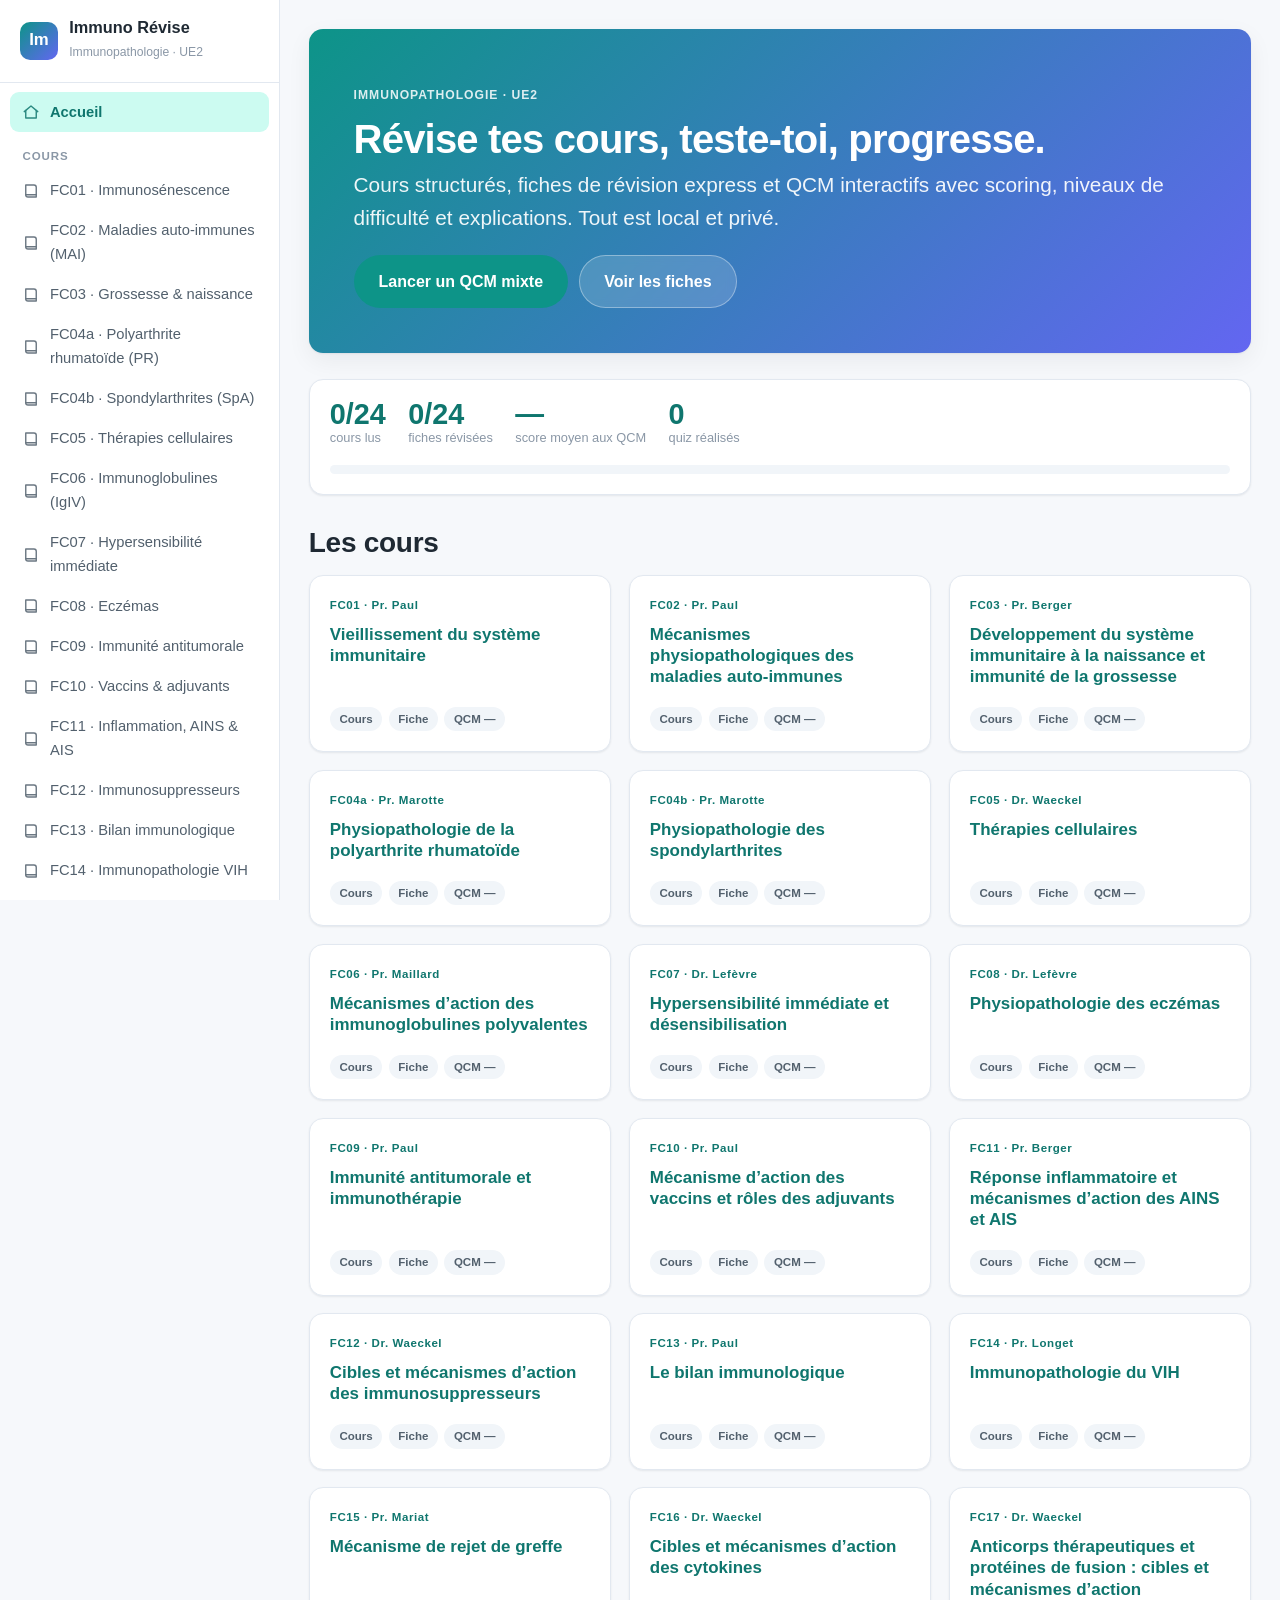
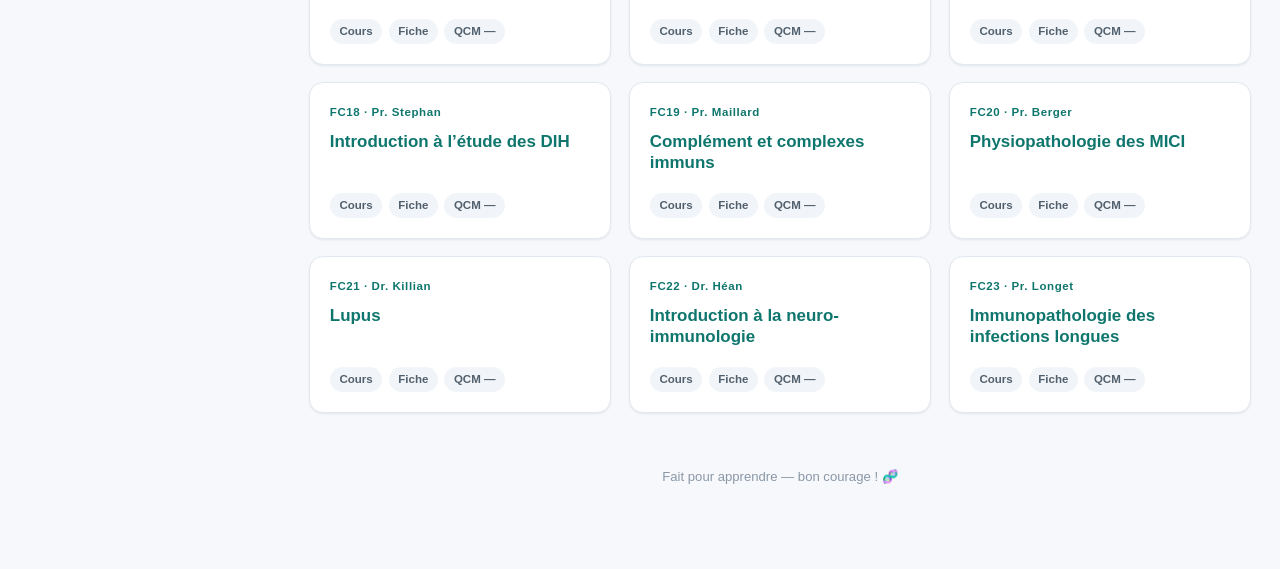
<file: docs/index.html>
<!DOCTYPE html>
<html lang="fr">
<head>
  <meta charset="utf-8">
  <meta name="viewport" content="width=device-width, initial-scale=1">
  <title>Immuno Révise — Accueil</title>
  <meta name="description" content="Site personnel de révision d'immunopathologie : cours, fiches et QCM interactifs.">
  <link rel="stylesheet" href="./assets/css/tokens.css">
  <link rel="stylesheet" href="./assets/css/app.css">
  <script>(function(){try{var p=JSON.parse(localStorage.getItem('immuno.v1.prefs')||'{}');if(p.theme==='dark')document.documentElement.setAttribute('data-theme','dark');else if(p.theme==='light')document.documentElement.setAttribute('data-theme','light');}catch(e){}})();</script>
</head>
<body>
  <div class="scrim"></div>
  <div class="layout">
    <aside class="sidebar" id="sidebar"></aside>
    <div class="content">
      <header class="topbar" id="topbar"></header>
      <main class="container" id="main">
        <section class="hero">
          <p class="eyebrow" style="color:rgba(255,255,255,.85)">Immunopathologie · UE2</p>
          <h1>Révise tes cours, teste-toi, progresse.</h1>
          <p class="lead">Cours structurés, fiches de révision express et QCM interactifs avec scoring,
            niveaux de difficulté et explications. Tout est local et privé.</p>
          <div class="btn-row" style="margin-top:1.2rem">
            <a class="btn btn-primary btn-lg" href="./quiz.html?set=cours&mode=mixte&auto=1">Lancer un QCM mixte</a>
            <a class="btn btn-ghost btn-lg" href="./fiches.html">Voir les fiches</a>
          </div>
        </section>

        <section class="card" id="overview" style="margin-bottom:1.6rem">
          <div class="stat" id="stats"><div class="spinner"></div></div>
          <div class="bar" style="margin-top:1rem"><span id="global-bar" style="width:0%"></span></div>
        </section>

        <h2 style="margin-top:.4rem">Les cours</h2>
        <div class="grid cols" id="lesson-grid"><div class="spinner"></div></div>

        <p class="footer">Fait pour apprendre — bon courage&nbsp;! 🧬</p>
      </main>
    </div>
  </div>
  <script type="module" src="./assets/js/home.js"></script>
</body>
</html>
</file>
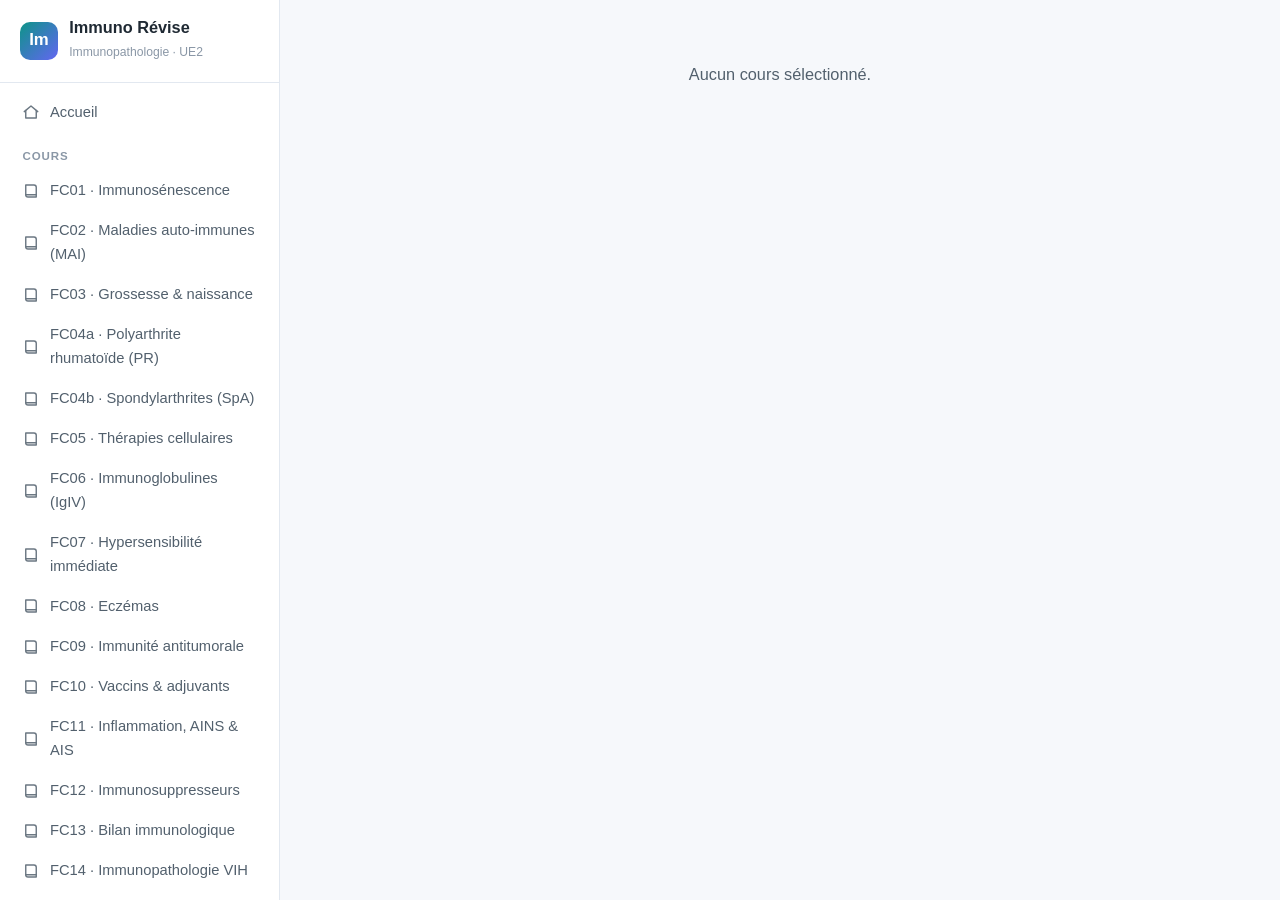
<file: docs/cours.html>
<!DOCTYPE html>
<html lang="fr">
<head>
  <meta charset="utf-8">
  <meta name="viewport" content="width=device-width, initial-scale=1">
  <title>Cours — Immuno Révise</title>
  <link rel="stylesheet" href="./assets/css/tokens.css">
  <link rel="stylesheet" href="./assets/css/app.css">
  <script>(function(){try{var p=JSON.parse(localStorage.getItem('immuno.v1.prefs')||'{}');if(p.theme==='dark')document.documentElement.setAttribute('data-theme','dark');else if(p.theme==='light')document.documentElement.setAttribute('data-theme','light');}catch(e){}})();</script>
</head>
<body>
  <div class="scrim"></div>
  <div class="layout">
    <aside class="sidebar" id="sidebar"></aside>
    <div class="content">
      <header class="topbar" id="topbar"></header>
      <main class="container" id="main"><div class="spinner"></div></main>
    </div>
  </div>
  <script type="module" src="./assets/js/cours.js"></script>
</body>
</html>
</file>
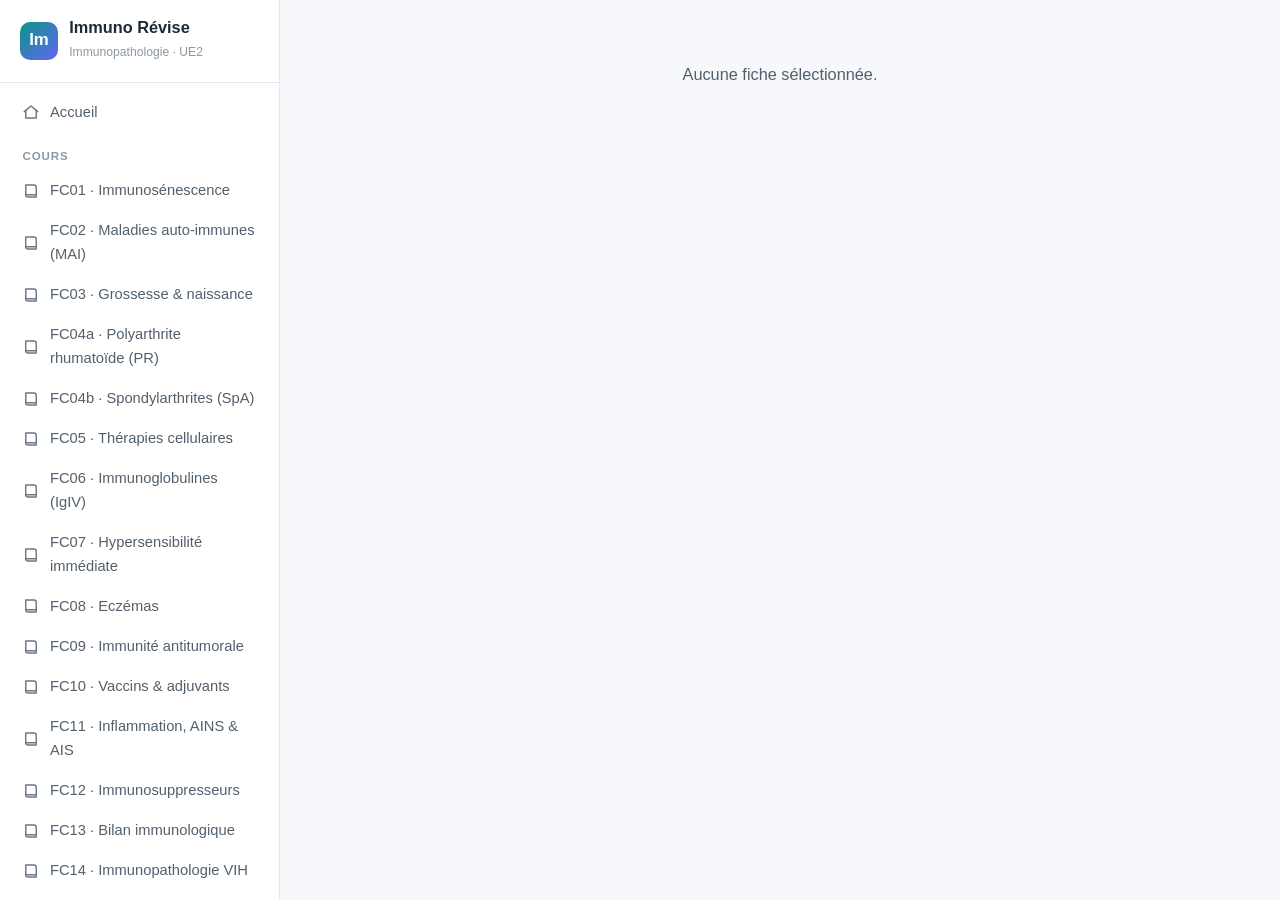
<file: docs/fiche.html>
<!DOCTYPE html>
<html lang="fr">
<head>
  <meta charset="utf-8">
  <meta name="viewport" content="width=device-width, initial-scale=1">
  <title>Fiche de révision — Immuno Révise</title>
  <link rel="stylesheet" href="./assets/css/tokens.css">
  <link rel="stylesheet" href="./assets/css/app.css">
  <script>(function(){try{var p=JSON.parse(localStorage.getItem('immuno.v1.prefs')||'{}');if(p.theme==='dark')document.documentElement.setAttribute('data-theme','dark');else if(p.theme==='light')document.documentElement.setAttribute('data-theme','light');}catch(e){}})();</script>
</head>
<body>
  <div class="scrim"></div>
  <div class="layout">
    <aside class="sidebar" id="sidebar"></aside>
    <div class="content">
      <header class="topbar" id="topbar"></header>
      <main class="container" id="main"><div class="spinner"></div></main>
    </div>
  </div>
  <script type="module" src="./assets/js/fiche.js"></script>
</body>
</html>
</file>
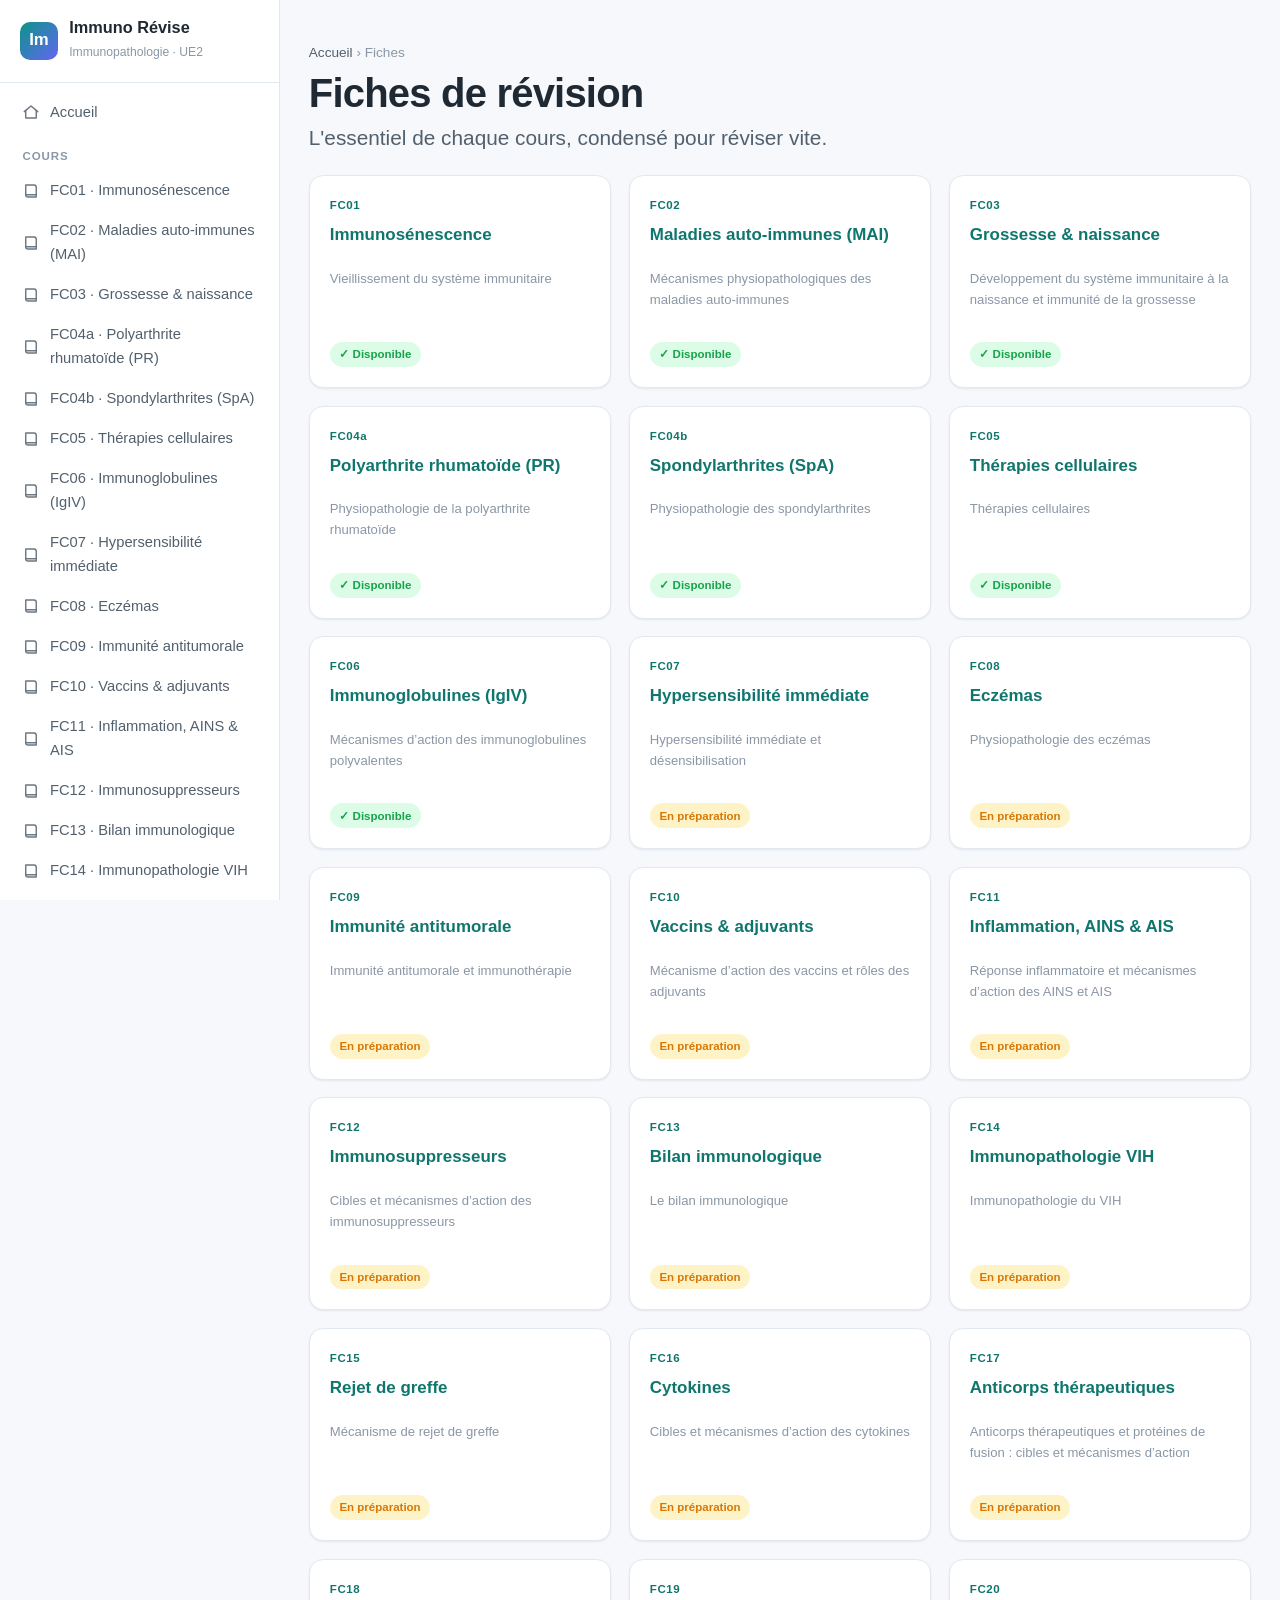
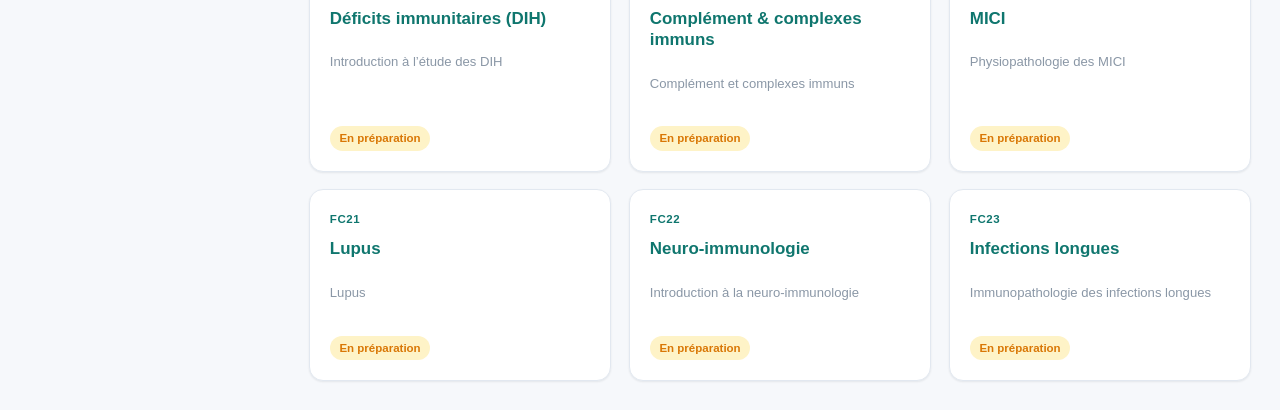
<file: docs/fiches.html>
<!DOCTYPE html>
<html lang="fr">
<head>
  <meta charset="utf-8">
  <meta name="viewport" content="width=device-width, initial-scale=1">
  <title>Fiches de révision — Immuno Révise</title>
  <link rel="stylesheet" href="./assets/css/tokens.css">
  <link rel="stylesheet" href="./assets/css/app.css">
  <script>(function(){try{var p=JSON.parse(localStorage.getItem('immuno.v1.prefs')||'{}');if(p.theme==='dark')document.documentElement.setAttribute('data-theme','dark');else if(p.theme==='light')document.documentElement.setAttribute('data-theme','light');}catch(e){}})();</script>
</head>
<body>
  <div class="scrim"></div>
  <div class="layout">
    <aside class="sidebar" id="sidebar"></aside>
    <div class="content">
      <header class="topbar" id="topbar"></header>
      <main class="container" id="main">
        <p class="breadcrumb"><a href="./index.html">Accueil</a> › Fiches</p>
        <h1>Fiches de révision</h1>
        <p class="lead">L'essentiel de chaque cours, condensé pour réviser vite.</p>
        <div class="grid cols" id="grid" style="margin-top:1.2rem"><div class="spinner"></div></div>
      </main>
    </div>
  </div>
  <script type="module" src="./assets/js/fiches.js"></script>
</body>
</html>
</file>
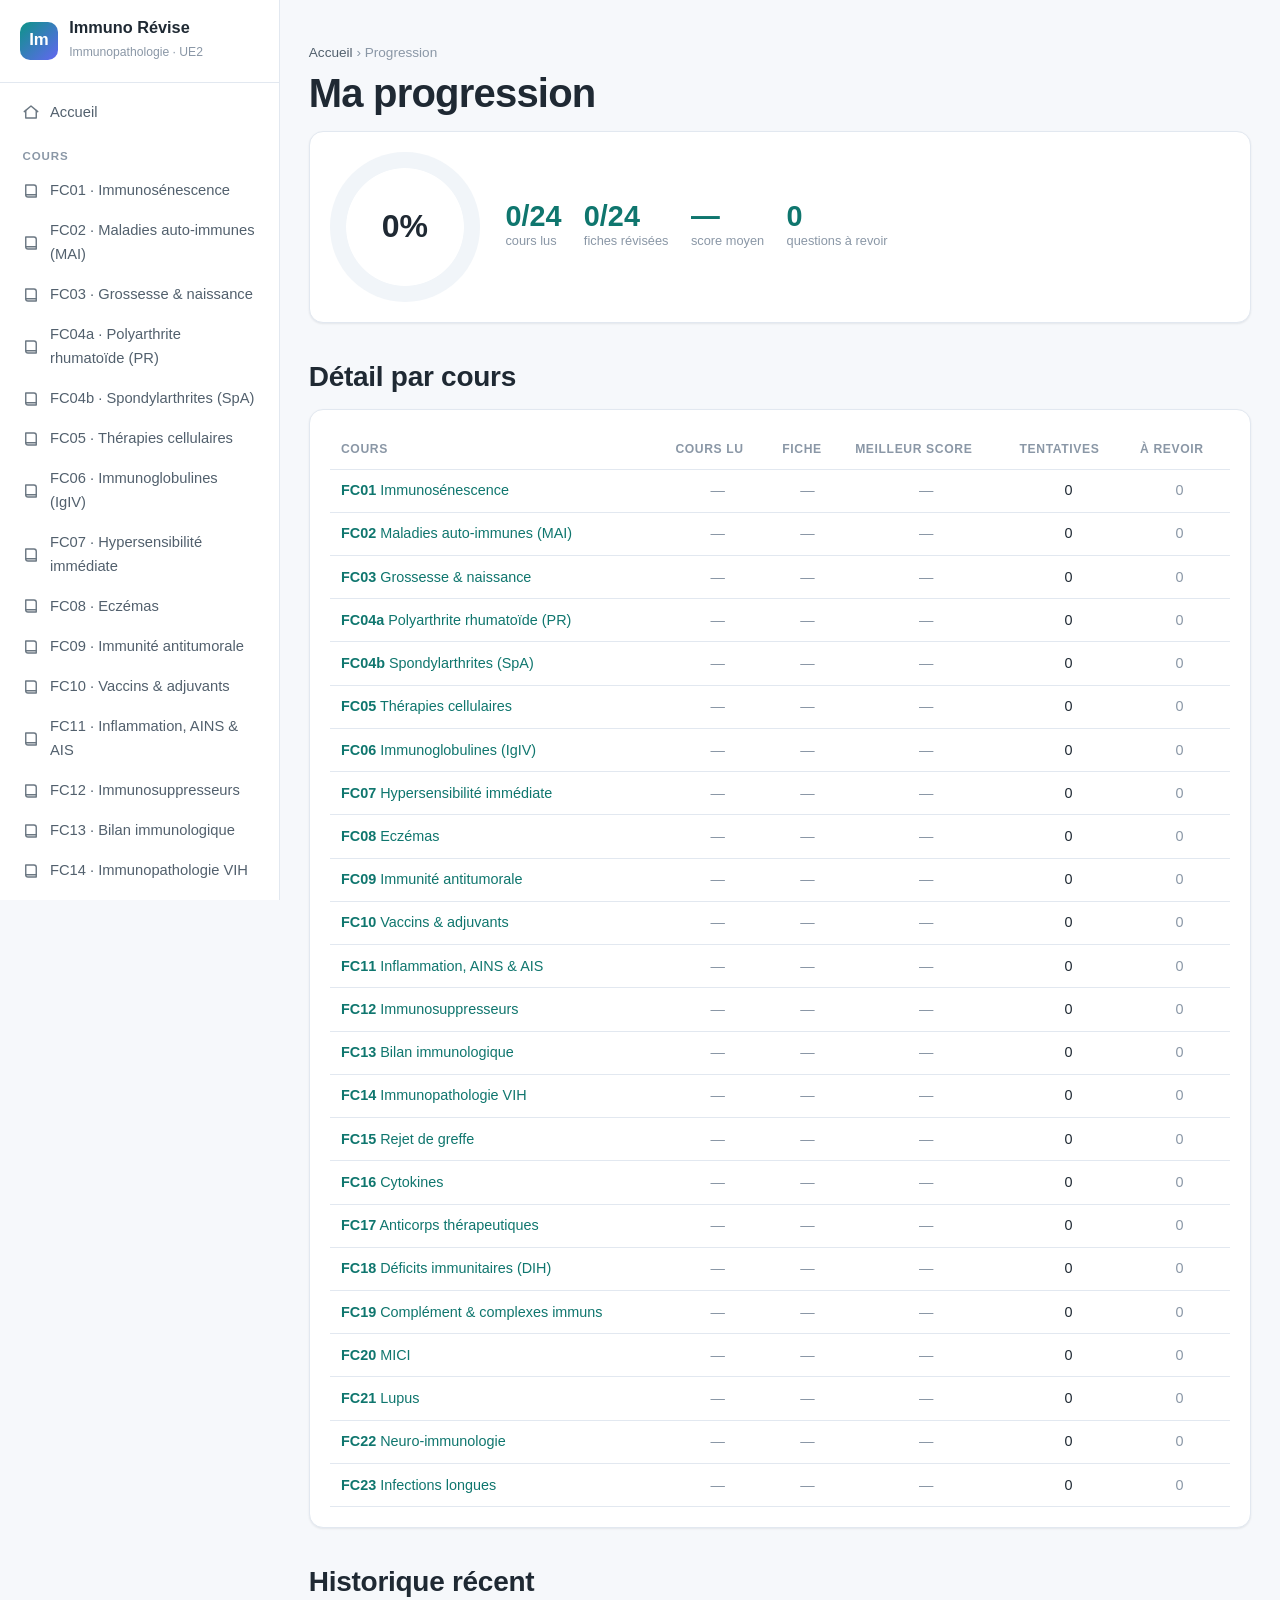
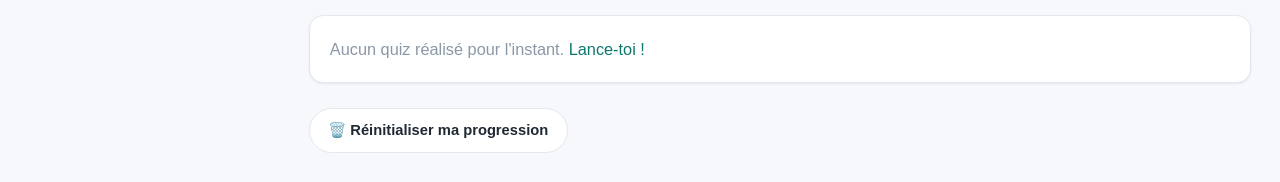
<file: docs/progres.html>
<!DOCTYPE html>
<html lang="fr">
<head>
  <meta charset="utf-8">
  <meta name="viewport" content="width=device-width, initial-scale=1">
  <title>Ma progression — Immuno Révise</title>
  <link rel="stylesheet" href="./assets/css/tokens.css">
  <link rel="stylesheet" href="./assets/css/app.css">
  <script>(function(){try{var p=JSON.parse(localStorage.getItem('immuno.v1.prefs')||'{}');if(p.theme==='dark')document.documentElement.setAttribute('data-theme','dark');else if(p.theme==='light')document.documentElement.setAttribute('data-theme','light');}catch(e){}})();</script>
</head>
<body>
  <div class="scrim"></div>
  <div class="layout">
    <aside class="sidebar" id="sidebar"></aside>
    <div class="content">
      <header class="topbar" id="topbar"></header>
      <main class="container" id="main"><div class="spinner"></div></main>
    </div>
  </div>
  <script type="module" src="./assets/js/progress.js"></script>
</body>
</html>
</file>
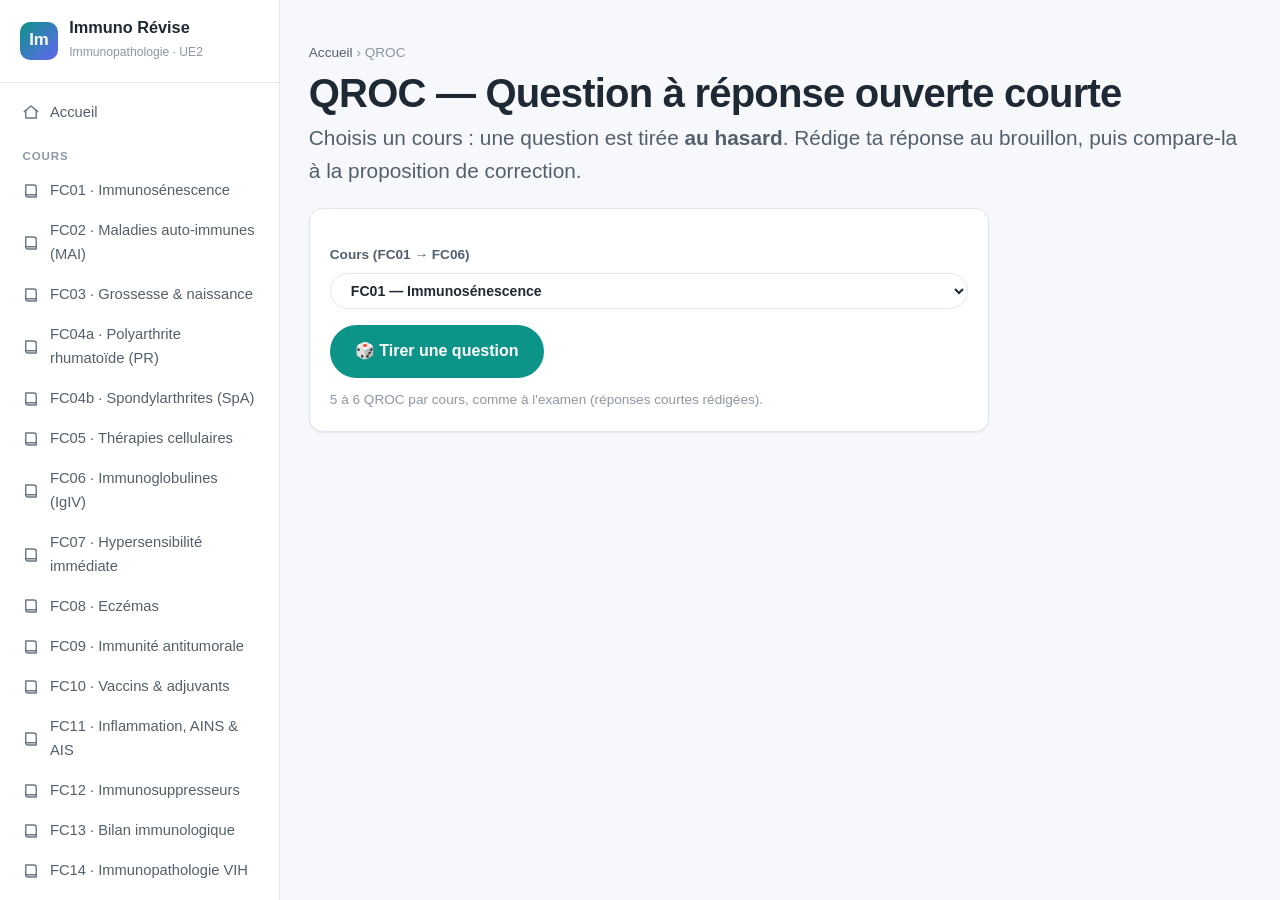
<file: docs/qroc.html>
<!DOCTYPE html>
<html lang="fr">
<head>
  <meta charset="utf-8">
  <meta name="viewport" content="width=device-width, initial-scale=1">
  <title>QROC — Immuno Révise</title>
  <link rel="stylesheet" href="./assets/css/tokens.css">
  <link rel="stylesheet" href="./assets/css/app.css">
  <script>(function(){try{var p=JSON.parse(localStorage.getItem('immuno.v1.prefs')||'{}');if(p.theme==='dark')document.documentElement.setAttribute('data-theme','dark');else if(p.theme==='light')document.documentElement.setAttribute('data-theme','light');}catch(e){}})();</script>
</head>
<body>
  <div class="scrim"></div>
  <div class="layout">
    <aside class="sidebar" id="sidebar"></aside>
    <div class="content">
      <header class="topbar" id="topbar"></header>
      <main class="container" id="main"><div class="spinner"></div></main>
    </div>
  </div>
  <script type="module" src="./assets/js/qroc.js"></script>
</body>
</html>
</file>
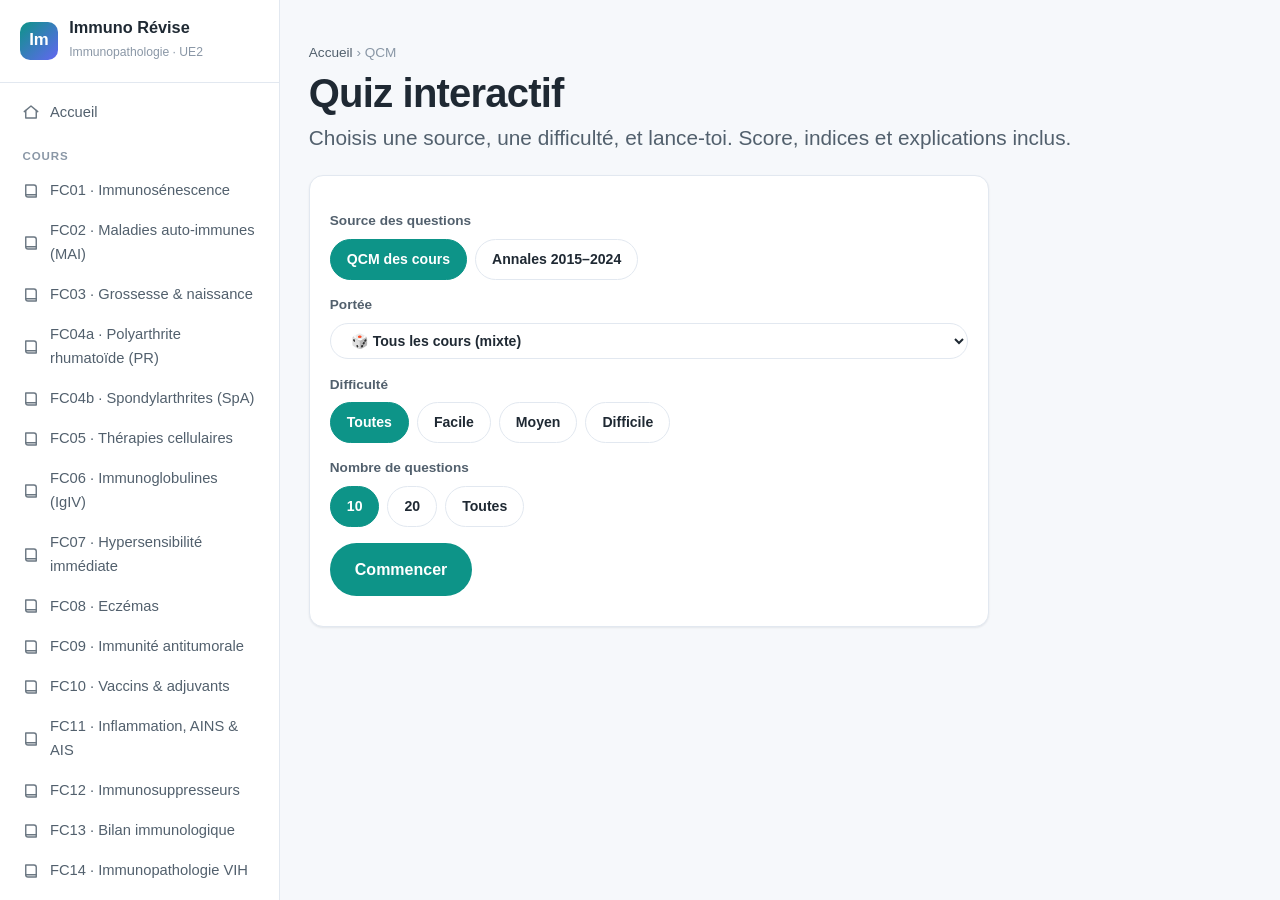
<file: docs/quiz.html>
<!DOCTYPE html>
<html lang="fr">
<head>
  <meta charset="utf-8">
  <meta name="viewport" content="width=device-width, initial-scale=1">
  <title>QCM — Immuno Révise</title>
  <link rel="stylesheet" href="./assets/css/tokens.css">
  <link rel="stylesheet" href="./assets/css/app.css">
  <script>(function(){try{var p=JSON.parse(localStorage.getItem('immuno.v1.prefs')||'{}');if(p.theme==='dark')document.documentElement.setAttribute('data-theme','dark');else if(p.theme==='light')document.documentElement.setAttribute('data-theme','light');}catch(e){}})();</script>
</head>
<body>
  <div class="scrim"></div>
  <div class="layout">
    <aside class="sidebar" id="sidebar"></aside>
    <div class="content">
      <header class="topbar" id="topbar"></header>
      <main class="container" id="main"><div class="spinner"></div></main>
    </div>
  </div>
  <script type="module" src="./assets/js/quiz.js"></script>
</body>
</html>
</file>
<file: docs/assets/css/tokens.css>
/* Jetons de design : couleurs, typographie, espacements. Thème clair + sombre. */
:root {
  --c-primary: #0d9488;
  --c-primary-dark: #0f766e;
  --c-primary-soft: #ccfbf1;
  --c-accent: #6366f1;
  --c-accent-soft: #e0e7ff;

  --c-success: #16a34a;
  --c-success-soft: #dcfce7;
  --c-error: #dc2626;
  --c-error-soft: #fee2e2;
  --c-warning: #d97706;
  --c-warning-soft: #fef3c7;

  --c-bg: #f6f8fb;
  --c-surface: #ffffff;
  --c-surface-2: #f1f5f9;
  --c-border: #e2e8f0;
  --c-text: #1f2933;
  --c-text-soft: #52606d;
  --c-text-faint: #8a97a6;

  --radius: 14px;
  --radius-sm: 9px;
  --shadow: 0 1px 2px rgba(15, 23, 42, .06), 0 8px 24px rgba(15, 23, 42, .06);
  --shadow-sm: 0 1px 2px rgba(15, 23, 42, .08);

  --sidebar-w: 280px;
  --maxw: 1180px;

  --font: -apple-system, BlinkMacSystemFont, "Segoe UI", Roboto, Helvetica, Arial,
    "Apple Color Emoji", "Segoe UI Emoji", sans-serif;
  --step--1: clamp(.82rem, .8rem + .1vw, .9rem);
  --step-0: clamp(.95rem, .92rem + .2vw, 1.02rem);
  --step-1: clamp(1.12rem, 1.05rem + .4vw, 1.3rem);
  --step-2: clamp(1.35rem, 1.2rem + .8vw, 1.75rem);
  --step-3: clamp(1.7rem, 1.4rem + 1.6vw, 2.5rem);
}

:root[data-theme="dark"] {
  --c-primary: #2dd4bf;
  --c-primary-dark: #5eead4;
  --c-primary-soft: #134e4a;
  --c-accent: #a5b4fc;
  --c-accent-soft: #312e81;

  --c-success: #4ade80;
  --c-success-soft: #14532d;
  --c-error: #f87171;
  --c-error-soft: #7f1d1d;
  --c-warning: #fbbf24;
  --c-warning-soft: #78350f;

  --c-bg: #0b1220;
  --c-surface: #131c2e;
  --c-surface-2: #1c2740;
  --c-border: #29354d;
  --c-text: #e6edf6;
  --c-text-soft: #aab6c7;
  --c-text-faint: #6f7e93;

  --shadow: 0 1px 2px rgba(0, 0, 0, .4), 0 10px 30px rgba(0, 0, 0, .35);
  --shadow-sm: 0 1px 2px rgba(0, 0, 0, .4);
}

@media (prefers-color-scheme: dark) {
  :root:not([data-theme="light"]) {
    --c-primary: #2dd4bf; --c-primary-dark: #5eead4; --c-primary-soft: #134e4a;
    --c-accent: #a5b4fc; --c-accent-soft: #312e81;
    --c-success: #4ade80; --c-success-soft: #14532d;
    --c-error: #f87171; --c-error-soft: #7f1d1d;
    --c-warning: #fbbf24; --c-warning-soft: #78350f;
    --c-bg: #0b1220; --c-surface: #131c2e; --c-surface-2: #1c2740;
    --c-border: #29354d; --c-text: #e6edf6; --c-text-soft: #aab6c7; --c-text-faint: #6f7e93;
    --shadow: 0 1px 2px rgba(0, 0, 0, .4), 0 10px 30px rgba(0, 0, 0, .35);
    --shadow-sm: 0 1px 2px rgba(0, 0, 0, .4);
  }
}
</file>
<file: docs/assets/css/app.css>
/* Mise en page et composants. */
* { box-sizing: border-box; }
html { scroll-behavior: smooth; }
@media (prefers-reduced-motion: reduce) { html { scroll-behavior: auto; } * { transition: none !important; animation: none !important; } }

body {
  margin: 0;
  font-family: var(--font);
  font-size: var(--step-0);
  line-height: 1.6;
  color: var(--c-text);
  background: var(--c-bg);
  -webkit-font-smoothing: antialiased;
}
a { color: var(--c-primary-dark); text-decoration: none; }
a:hover { text-decoration: underline; }
:focus-visible { outline: 3px solid var(--c-accent); outline-offset: 2px; border-radius: 4px; }

/* ---------- Disposition générale ---------- */
.layout { display: flex; min-height: 100vh; }
.sidebar {
  width: var(--sidebar-w);
  flex: 0 0 var(--sidebar-w);
  background: var(--c-surface);
  border-right: 1px solid var(--c-border);
  position: sticky; top: 0; height: 100vh; overflow-y: auto;
  display: flex; flex-direction: column;
}
.content { flex: 1; min-width: 0; }
.container { max-width: var(--maxw); margin: 0 auto; padding: clamp(1rem, 1rem + 1vw, 2.4rem); }

/* ---------- En-tête de barre latérale ---------- */
.brand { display: flex; align-items: center; gap: .7rem; padding: 1.15rem 1.25rem; border-bottom: 1px solid var(--c-border); }
.brand .logo {
  width: 38px; height: 38px; border-radius: 10px; flex: 0 0 38px;
  background: linear-gradient(135deg, var(--c-primary), var(--c-accent));
  display: grid; place-items: center; color: #fff; font-weight: 800; font-size: 1.05rem;
}
.brand b { font-size: 1.02rem; display: block; line-height: 1.15; }
.brand small { color: var(--c-text-faint); font-size: .76rem; }

/* ---------- Navigation ---------- */
.nav { padding: .6rem .6rem 1.5rem; }
.nav .group-title {
  font-size: .72rem; text-transform: uppercase; letter-spacing: .08em;
  color: var(--c-text-faint); padding: .9rem .8rem .35rem; font-weight: 700;
}
.nav a {
  display: flex; align-items: center; gap: .6rem;
  padding: .52rem .8rem; border-radius: var(--radius-sm);
  color: var(--c-text-soft); font-size: .92rem; font-weight: 500;
}
.nav a:hover { background: var(--c-surface-2); text-decoration: none; color: var(--c-text); }
.nav a.active { background: var(--c-primary-soft); color: var(--c-primary-dark); font-weight: 650; }
.nav a .ico { width: 18px; height: 18px; flex: 0 0 18px; opacity: .85; }
.nav a .badge {
  margin-left: auto; font-size: .68rem; background: var(--c-surface-2);
  color: var(--c-text-soft); border-radius: 999px; padding: .05rem .45rem; font-weight: 700;
}
.nav a.done .badge { background: var(--c-success-soft); color: var(--c-success); }

/* ---------- Barre supérieure mobile ---------- */
.topbar {
  display: none; align-items: center; gap: .8rem;
  padding: .6rem .9rem; background: var(--c-surface);
  border-bottom: 1px solid var(--c-border); position: sticky; top: 0; z-index: 30;
}
.icon-btn {
  background: var(--c-surface-2); border: 1px solid var(--c-border); color: var(--c-text);
  width: 40px; height: 40px; border-radius: 10px; display: grid; place-items: center; cursor: pointer;
}
.icon-btn:hover { background: var(--c-border); }
.scrim { display: none; }

/* ---------- Titres / texte ---------- */
h1 { font-size: var(--step-3); line-height: 1.1; margin: .2rem 0 .4rem; letter-spacing: -.02em; }
h2 { font-size: var(--step-2); margin: 2rem 0 .6rem; letter-spacing: -.01em; }
h3 { font-size: var(--step-1); margin: 1.4rem 0 .4rem; }
.lead { color: var(--c-text-soft); font-size: var(--step-1); margin-top: .2rem; }
.muted { color: var(--c-text-faint); }
.eyebrow { color: var(--c-primary-dark); font-weight: 700; text-transform: uppercase; letter-spacing: .08em; font-size: .76rem; }

/* ---------- Boutons ---------- */
.btn {
  display: inline-flex; align-items: center; gap: .5rem; cursor: pointer;
  border: 1px solid transparent; border-radius: 999px; padding: .6rem 1.15rem;
  font: inherit; font-weight: 650; font-size: .92rem; transition: .15s; text-decoration: none;
}
.btn:hover { text-decoration: none; transform: translateY(-1px); }
.btn-primary { background: var(--c-primary); color: #fff; }
.btn-primary:hover { background: var(--c-primary-dark); color: #fff; }
.btn-ghost { background: var(--c-surface); color: var(--c-text); border-color: var(--c-border); }
.btn-ghost:hover { background: var(--c-surface-2); }
.btn-soft { background: var(--c-primary-soft); color: var(--c-primary-dark); }
.btn-lg { padding: .8rem 1.5rem; font-size: 1rem; }
.btn[disabled] { opacity: .5; cursor: not-allowed; transform: none; }
.btn-row { display: flex; flex-wrap: wrap; gap: .7rem; }

/* ---------- Cartes ---------- */
.card {
  background: var(--c-surface); border: 1px solid var(--c-border);
  border-radius: var(--radius); padding: 1.25rem; box-shadow: var(--shadow-sm);
}
.grid { display: grid; gap: 1.1rem; }
.grid.cols { grid-template-columns: repeat(auto-fill, minmax(265px, 1fr)); }

.lesson-card { display: flex; flex-direction: column; gap: .6rem; transition: .18s; position: relative; overflow: hidden; }
.lesson-card:hover { transform: translateY(-3px); box-shadow: var(--shadow); border-color: var(--c-primary); }
.lesson-card .code { font-size: .72rem; font-weight: 800; color: var(--c-primary-dark); letter-spacing: .05em; }
.lesson-card h3 { margin: 0; font-size: 1.06rem; line-height: 1.25; }
.lesson-card .prof { color: var(--c-text-faint); font-size: .82rem; }
.chips { display: flex; flex-wrap: wrap; gap: .4rem; margin-top: auto; padding-top: .6rem; }
.chip {
  font-size: .72rem; font-weight: 650; border-radius: 999px; padding: .2rem .6rem;
  background: var(--c-surface-2); color: var(--c-text-soft); display: inline-flex; gap: .3rem; align-items: center;
}
.chip.ok { background: var(--c-success-soft); color: var(--c-success); }
.chip.warn { background: var(--c-warning-soft); color: var(--c-warning); }
.chip.accent { background: var(--c-accent-soft); color: var(--c-accent); }

/* ---------- Bandeau hero ---------- */
.hero {
  background: linear-gradient(135deg, var(--c-primary), var(--c-accent));
  color: #fff; border-radius: var(--radius); padding: clamp(1.4rem, 1rem + 3vw, 2.8rem);
  box-shadow: var(--shadow); margin-bottom: 1.6rem;
}
.hero h1 { color: #fff; }
.hero .lead { color: rgba(255, 255, 255, .92); }
.hero .btn-ghost { background: rgba(255, 255, 255, .15); color: #fff; border-color: rgba(255, 255, 255, .35); backdrop-filter: blur(4px); }
.hero .btn-ghost:hover { background: rgba(255, 255, 255, .28); }

/* ---------- Barre de progression ---------- */
.bar { height: 9px; background: var(--c-surface-2); border-radius: 999px; overflow: hidden; }
.bar > span { display: block; height: 100%; background: linear-gradient(90deg, var(--c-primary), var(--c-accent)); border-radius: 999px; transition: width .5s; }

/* ---------- Lecteur de cours ---------- */
.reader { display: grid; grid-template-columns: 1fr; gap: 2rem; }
@media (min-width: 1080px) { .reader { grid-template-columns: minmax(0, 1fr) 230px; } }
.toc { position: sticky; top: 1.2rem; align-self: start; font-size: .86rem; order: 2; }
.toc .toc-title { font-weight: 700; text-transform: uppercase; letter-spacing: .07em; font-size: .72rem; color: var(--c-text-faint); margin-bottom: .5rem; }
.toc a { display: block; padding: .28rem .6rem; border-left: 2px solid var(--c-border); color: var(--c-text-soft); border-radius: 0 6px 6px 0; }
.toc a.lvl-3 { padding-left: 1.4rem; font-size: .8rem; }
.toc a:hover, .toc a.active { color: var(--c-primary-dark); border-left-color: var(--c-primary); background: var(--c-surface-2); text-decoration: none; }
.prose { order: 1; max-width: 72ch; }
.prose p { margin: .8rem 0; }
.prose h2 { scroll-margin-top: 1rem; padding-bottom: .3rem; border-bottom: 1px solid var(--c-border); }
.prose h3 { scroll-margin-top: 1rem; color: var(--c-primary-dark); }
.prose ul { margin: .6rem 0; padding-left: 1.3rem; }
.prose li { margin: .35rem 0; }

/* ---------- Bandeau d'avertissement ---------- */
.banner { display: flex; gap: .7rem; align-items: flex-start; border-radius: var(--radius-sm); padding: .8rem 1rem; margin: 1rem 0; font-size: .9rem; }
.banner.warn { background: var(--c-warning-soft); color: var(--c-warning); }
.banner.info { background: var(--c-accent-soft); color: var(--c-accent); }
.banner b { display: block; }

/* ---------- Fiches ---------- */
.fiche-section { margin: 1.4rem 0; }
.callout { border-radius: var(--radius-sm); padding: .9rem 1.1rem; border-left: 4px solid var(--c-primary); background: var(--c-primary-soft); }
.callout.important { border-color: var(--c-error); background: var(--c-error-soft); color: var(--c-error); }
.callout.tip { border-color: var(--c-success); background: var(--c-success-soft); color: var(--c-success); }
.callout.warning { border-color: var(--c-warning); background: var(--c-warning-soft); color: var(--c-warning); }
.callout .callout-body { color: var(--c-text); }
table.tbl { width: 100%; border-collapse: collapse; font-size: .9rem; margin: .6rem 0; }
table.tbl th, table.tbl td { border: 1px solid var(--c-border); padding: .5rem .7rem; text-align: left; vertical-align: top; }
table.tbl th { background: var(--c-surface-2); font-weight: 700; }
.tbl-wrap { overflow-x: auto; }
.def dt { font-weight: 700; color: var(--c-primary-dark); margin-top: .6rem; }
.def dd { margin: .1rem 0 .3rem; color: var(--c-text-soft); }

/* ---------- Cours enrichi (résumés rédigés) ---------- */
/* Palette d'accent par section : dérive des jetons (compatible thème sombre). */
.acc-teal   { --acc: var(--c-primary); --acc-soft: var(--c-primary-soft); --acc-strong: var(--c-primary-dark); }
.acc-indigo { --acc: var(--c-accent);  --acc-soft: var(--c-accent-soft);  --acc-strong: var(--c-accent); }
.acc-green  { --acc: var(--c-success); --acc-soft: var(--c-success-soft); --acc-strong: var(--c-success); }
.acc-amber  { --acc: var(--c-warning); --acc-soft: var(--c-warning-soft); --acc-strong: var(--c-warning); }
.acc-rose   { --acc: var(--c-error);   --acc-soft: var(--c-error-soft);   --acc-strong: var(--c-error); }

.course { order: 1; max-width: 74ch; min-width: 0; }
.c-intro { margin-bottom: 1.4rem; }
.c-section {
  margin: 1.25rem 0; background: var(--c-surface);
  border: 1px solid var(--c-border); border-left: 5px solid var(--acc, var(--c-primary));
  border-radius: var(--radius); box-shadow: var(--shadow-sm); overflow: hidden;
}
.c-section .c-head {
  display: flex; align-items: center; gap: .55rem; margin: 0; border: 0;
  padding: .72rem 1.15rem; font-size: var(--step-1); line-height: 1.25; letter-spacing: -.01em;
  background: var(--acc-soft, var(--c-primary-soft)); color: var(--acc-strong, var(--c-primary-dark));
  scroll-margin-top: 1rem;
}
.c-section .c-head .c-ico { font-size: 1.15em; line-height: 1; }
.c-section .c-body { padding: .25rem 1.2rem 1.05rem; }
.c-body p { margin: .7rem 0; }
.c-body .tbl-wrap, .c-body .def, .c-body .callout { margin: .8rem 0; }
.c-list { margin: .55rem 0; padding-left: 1.25rem; }
.c-list li { margin: .32rem 0; }
.c-steps { margin: .6rem 0; padding-left: 1.45rem; }
.c-steps li { margin: .4rem 0; padding-left: .15rem; }
.c-steps li::marker { font-weight: 800; color: var(--acc-strong, var(--c-primary-dark)); }

/* Callouts thématiques (pièges, mnémo, points clés…) — partagés cours + QROC. */
.callout-title { font-weight: 750; margin-bottom: .3rem; display: flex; align-items: center; gap: .4rem; }
.callout.def     { border-color: var(--c-primary); background: var(--c-primary-soft); color: var(--c-primary-dark); }
.callout.cle     { border-color: var(--c-success); background: var(--c-success-soft); color: var(--c-success); }
.callout.piege   { border-color: var(--c-error);   background: var(--c-error-soft);   color: var(--c-error); }
.callout.mnemo   { border-color: var(--c-accent);  background: var(--c-accent-soft);  color: var(--c-accent); }
.callout.info    { border-color: var(--c-warning); background: var(--c-warning-soft); color: var(--c-warning); }
.callout.exemple { border-color: var(--c-text-faint); background: var(--c-surface-2); color: var(--c-text-soft); }
.callout .callout-body { color: var(--c-text); }
.callout .callout-body > :first-child { margin-top: 0; }
.callout .callout-body > :last-child { margin-bottom: 0; }
.callout .callout-body .c-list { padding-left: 1.2rem; }

/* ---------- QROC (réponse ouverte courte) ---------- */
.qroc-card { margin-top: .4rem; }
.qroc-eyebrow { color: var(--c-primary-dark); font-weight: 700; font-size: .82rem; margin: 0 0 .2rem; }
.qroc-input {
  width: 100%; border: 1.5px solid var(--c-border); border-radius: var(--radius-sm);
  background: var(--c-surface); color: var(--c-text); font: inherit; font-size: .95rem;
  padding: .7rem .85rem; resize: vertical; min-height: 96px;
}
.qroc-input:focus { outline: none; border-color: var(--c-primary); box-shadow: 0 0 0 3px var(--c-primary-soft); }
#qroc-correction { margin-top: 1.1rem; }
#qroc-correction .callout + .callout { margin-top: .8rem; }

/* ---------- Quiz ---------- */
.quiz-head { display: flex; align-items: center; justify-content: space-between; gap: 1rem; flex-wrap: wrap; margin-bottom: .8rem; }
.quiz-meta { display: flex; gap: .6rem; align-items: center; flex-wrap: wrap; }
.pill { font-size: .76rem; font-weight: 700; border-radius: 999px; padding: .25rem .7rem; background: var(--c-surface-2); color: var(--c-text-soft); }
.pill.facile { background: var(--c-success-soft); color: var(--c-success); }
.pill.moyen { background: var(--c-warning-soft); color: var(--c-warning); }
.pill.difficile { background: var(--c-error-soft); color: var(--c-error); }
.qstem { font-size: var(--step-1); font-weight: 650; margin: .4rem 0 1rem; }
.options { display: grid; gap: .6rem; border: 0; padding: 0; margin: 0; }
.option {
  display: flex; align-items: flex-start; gap: .7rem; cursor: pointer;
  border: 1.5px solid var(--c-border); border-radius: var(--radius-sm);
  padding: .8rem 1rem; background: var(--c-surface); transition: .12s;
}
.option:hover { border-color: var(--c-primary); background: var(--c-surface-2); }
.option input { margin-top: .25rem; accent-color: var(--c-primary); width: 18px; height: 18px; flex: 0 0 18px; }
.option .key { font-weight: 800; color: var(--c-text-faint); flex: 0 0 1.2rem; }
.option.correct { border-color: var(--c-success); background: var(--c-success-soft); }
.option.wrong { border-color: var(--c-error); background: var(--c-error-soft); }
.option.locked { cursor: default; }
.option .mark { margin-left: auto; font-weight: 800; }
.option.correct .mark { color: var(--c-success); }
.option.wrong .mark { color: var(--c-error); }

.feedback { margin-top: 1rem; border-radius: var(--radius-sm); padding: 1rem 1.1rem; }
.feedback.ok { background: var(--c-success-soft); }
.feedback.ko { background: var(--c-error-soft); }
.feedback h4 { margin: 0 0 .3rem; }
.feedback .explain { color: var(--c-text); }
.hintbox { margin-top: .8rem; background: var(--c-accent-soft); color: var(--c-accent); border-radius: var(--radius-sm); padding: .7rem .9rem; font-size: .9rem; }

.score-ring { --p: 0; width: 150px; height: 150px; border-radius: 50%; display: grid; place-items: center;
  background: radial-gradient(closest-side, var(--c-surface) 78%, transparent 79% 100%),
              conic-gradient(var(--c-primary) calc(var(--p) * 1%), var(--c-surface-2) 0); }
.score-ring b { font-size: 2rem; }

/* ---------- Sélecteurs (segmented) ---------- */
.field { margin: .9rem 0; }
.field > label { display: block; font-weight: 650; font-size: .85rem; margin-bottom: .45rem; color: var(--c-text-soft); }
.seg { display: flex; flex-wrap: wrap; gap: .5rem; }
.seg button, .chipselect {
  border: 1.5px solid var(--c-border); background: var(--c-surface); color: var(--c-text);
  border-radius: 999px; padding: .5rem 1rem; cursor: pointer; font: inherit; font-size: .88rem; font-weight: 600;
}
.seg button:hover { border-color: var(--c-primary); }
.seg button[aria-pressed="true"] { background: var(--c-primary); color: #fff; border-color: var(--c-primary); }

/* ---------- Tableau de progression ---------- */
table.progress { width: 100%; border-collapse: collapse; font-size: .9rem; }
table.progress th, table.progress td { padding: .6rem .7rem; border-bottom: 1px solid var(--c-border); text-align: left; }
table.progress th { font-size: .76rem; text-transform: uppercase; letter-spacing: .05em; color: var(--c-text-faint); }

/* ---------- Divers ---------- */
.spinner { width: 26px; height: 26px; border: 3px solid var(--c-border); border-top-color: var(--c-primary); border-radius: 50%; animation: spin .8s linear infinite; margin: 2rem auto; }
@keyframes spin { to { transform: rotate(360deg); } }
.error-card { text-align: center; padding: 2rem; color: var(--c-text-soft); }
.breadcrumb { font-size: .85rem; color: var(--c-text-faint); margin-bottom: .4rem; }
.breadcrumb a { color: var(--c-text-soft); }
.footer { color: var(--c-text-faint); font-size: .82rem; text-align: center; padding: 2.5rem 1rem; }
.kbd { font-family: ui-monospace, monospace; font-size: .8rem; background: var(--c-surface-2); border: 1px solid var(--c-border); border-radius: 5px; padding: .05rem .4rem; }
.sr-only { position: absolute; width: 1px; height: 1px; padding: 0; margin: -1px; overflow: hidden; clip: rect(0,0,0,0); border: 0; }
.stat { display: flex; gap: 1.4rem; flex-wrap: wrap; }
.stat .num { font-size: 1.8rem; font-weight: 800; color: var(--c-primary-dark); line-height: 1; }
.stat .lbl { font-size: .8rem; color: var(--c-text-faint); }

/* ---------- Responsive ---------- */
@media (max-width: 920px) {
  .topbar { display: flex; }
  .sidebar {
    position: fixed; left: 0; top: 0; z-index: 50; transform: translateX(-100%);
    transition: transform .25s ease; box-shadow: var(--shadow);
  }
  .sidebar.open { transform: translateX(0); }
  .scrim.show { display: block; position: fixed; inset: 0; background: rgba(0,0,0,.45); z-index: 40; }
}
</file>
